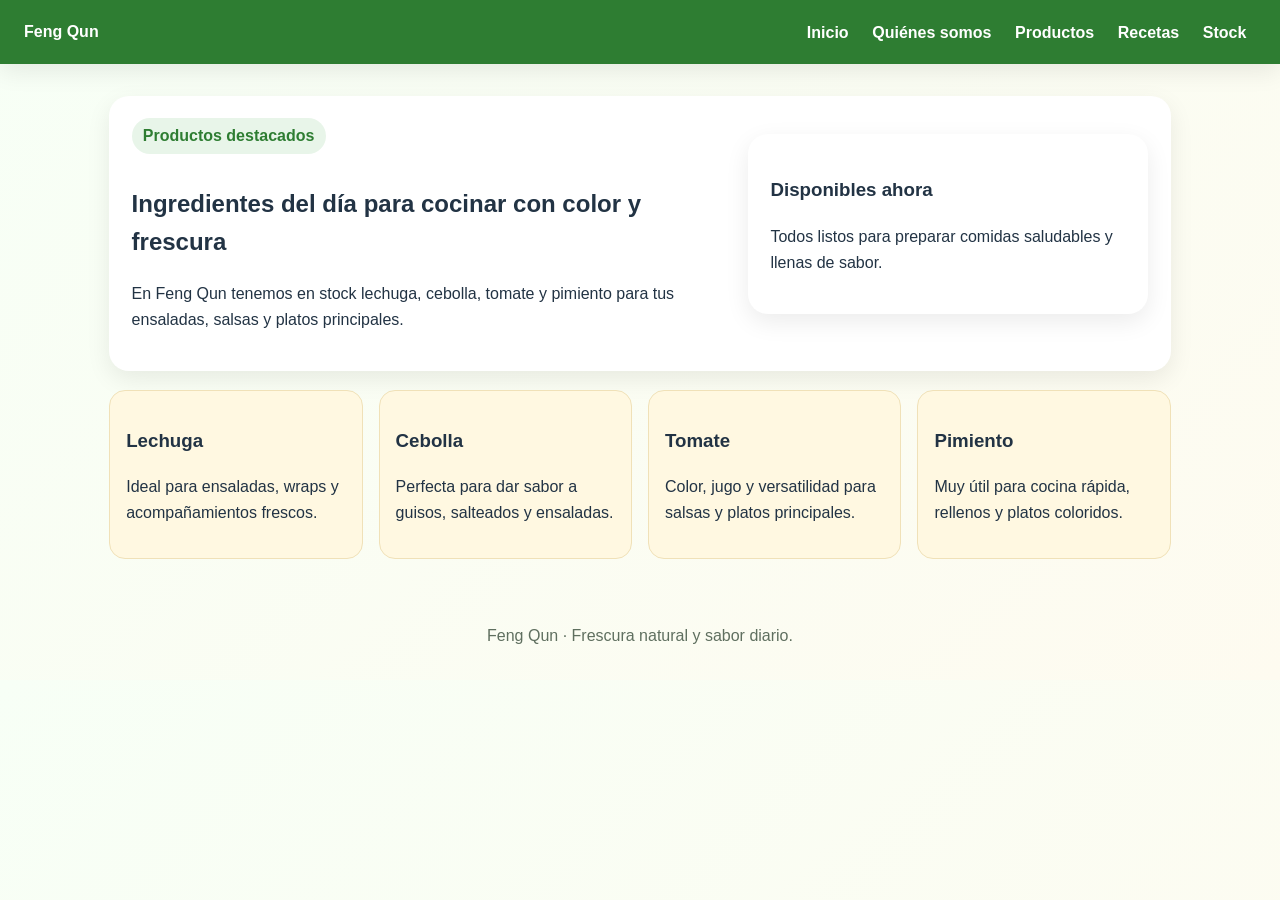
<file: hola.html>
<!DOCTYPE html>
<html lang="es">
<head>
  <meta charset="UTF-8" />
  <meta name="viewport" content="width=device-width, initial-scale=1.0" />
  <title>Feng Qun | Productos</title>
  <link rel="stylesheet" href="styles.css" />
</head>
<body>
  <header>
    <nav>
      <strong>Feng Qun</strong>
      <div>
        <a href="index.html">Inicio</a>
        <a href="principal.html">Quiénes somos</a>
        <a href="hola.html">Productos</a>
        <a href="recetas.html">Recetas</a>
        <a href="stock.html">Stock</a>
      </div>
    </nav>
  </header>

  <main>
    <section class="hero">
      <div>
        <span class="badge">Productos destacados</span>
        <h1>Ingredientes del día para cocinar con color y frescura</h1>
        <p>En Feng Qun tenemos en stock lechuga, cebolla, tomate y pimiento para tus ensaladas, salsas y platos principales.</p>
      </div>
      <div class="card">
        <h3>Disponibles ahora</h3>
        <p>Todos listos para preparar comidas saludables y llenas de sabor.</p>
      </div>
    </section>

    <section class="grid">
      <article class="ingredient-card">
        <h3>Lechuga</h3>
        <p>Ideal para ensaladas, wraps y acompañamientos frescos.</p>
      </article>
      <article class="ingredient-card">
        <h3>Cebolla</h3>
        <p>Perfecta para dar sabor a guisos, salteados y ensaladas.</p>
      </article>
      <article class="ingredient-card">
        <h3>Tomate</h3>
        <p>Color, jugo y versatilidad para salsas y platos principales.</p>
      </article>
      <article class="ingredient-card">
        <h3>Pimiento</h3>
        <p>Muy útil para cocina rápida, rellenos y platos coloridos.</p>
      </article>
    </section>
  </main>

  <footer>Feng Qun · Frescura natural y sabor diario.</footer>
</body>
</html>
</file>
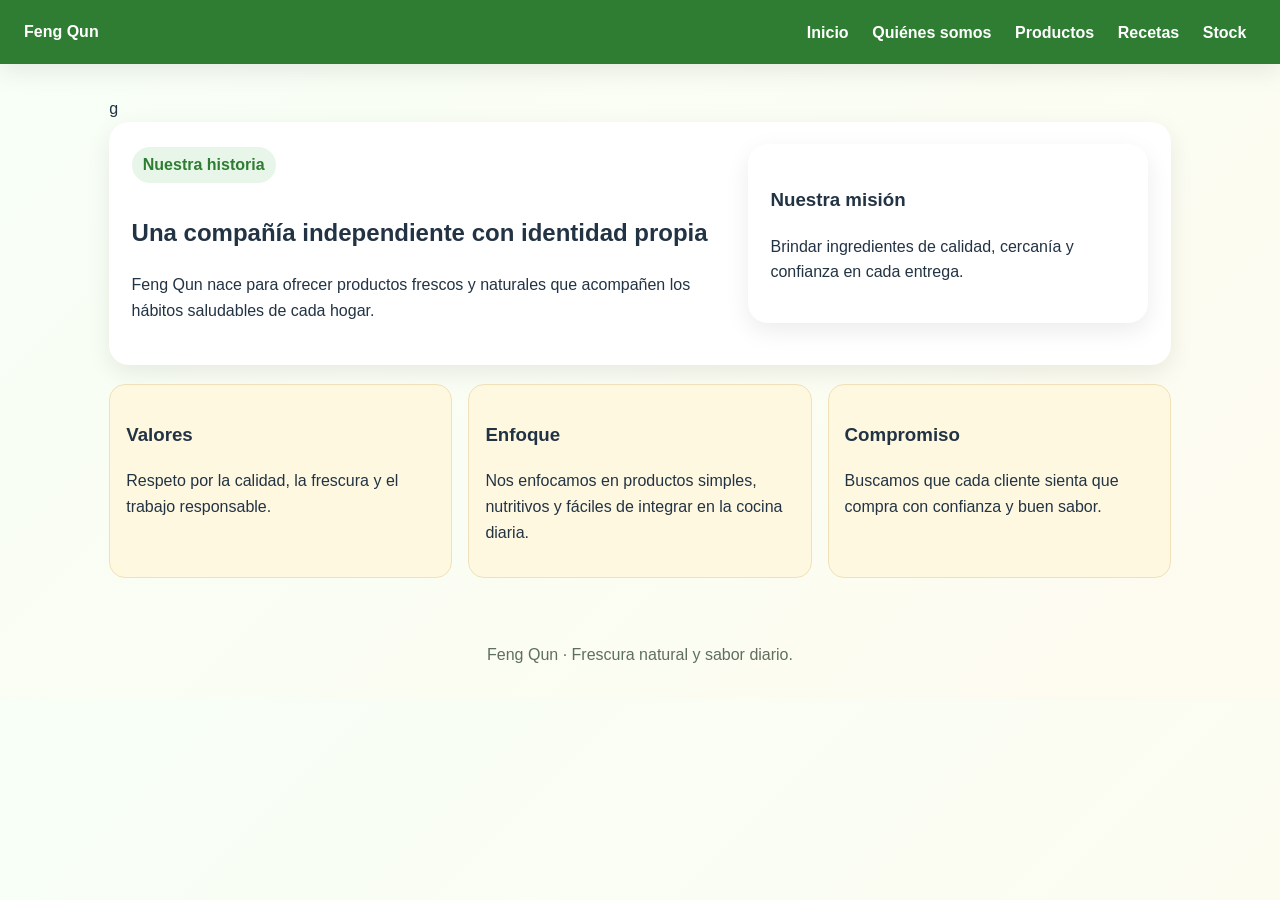
<file: principal.html>
<!DOCTYPE html>
<html lang="es">
<head>
  <meta charset="UTF-8" />
  <meta name="viewport" content="width=device-width, initial-scale=1.0" />
  <title>Feng Qun | Quiénes somos</title>
  <link rel="stylesheet" href="styles.css" />
</head>
<body>
  <header>
    <nav>
      <strong>Feng Qun</strong>
      <div>
        <a href="index.html">Inicio</a>
        <a href="principal.html">Quiénes somos</a>
        <a href="hola.html">Productos</a>
        <a href="recetas.html">Recetas</a>
        <a href="stock.html">Stock</a>
      </div>
    </nav>
  </header>

  <main>g
    <section class="hero">
      <div>
        <span class="badge">Nuestra historia</span>
        <h1>Una compañía independiente con identidad propia</h1>
        <p>Feng Qun nace para ofrecer productos frescos y naturales que acompañen los hábitos saludables de cada hogar.</p>
      </div>
      <div class="card">
        <h3>Nuestra misión</h3>
        <p>Brindar ingredientes de calidad, cercanía y confianza en cada entrega.</p>
      </div>
    </section>

    <section class="grid">
      <article class="ingredient-card">
        <h3>Valores</h3>
        <p>Respeto por la calidad, la frescura y el trabajo responsable.</p>
      </article>
      <article class="ingredient-card">
        <h3>Enfoque</h3>
        <p>Nos enfocamos en productos simples, nutritivos y fáciles de integrar en la cocina diaria.</p>
      </article>
      <article class="ingredient-card">
        <h3>Compromiso</h3>
        <p>Buscamos que cada cliente sienta que compra con confianza y buen sabor.</p>
      </article>
    </section>
  </main>

  <footer>Feng Qun · Frescura natural y sabor diario.</footer>
</body>
</html>
</file>
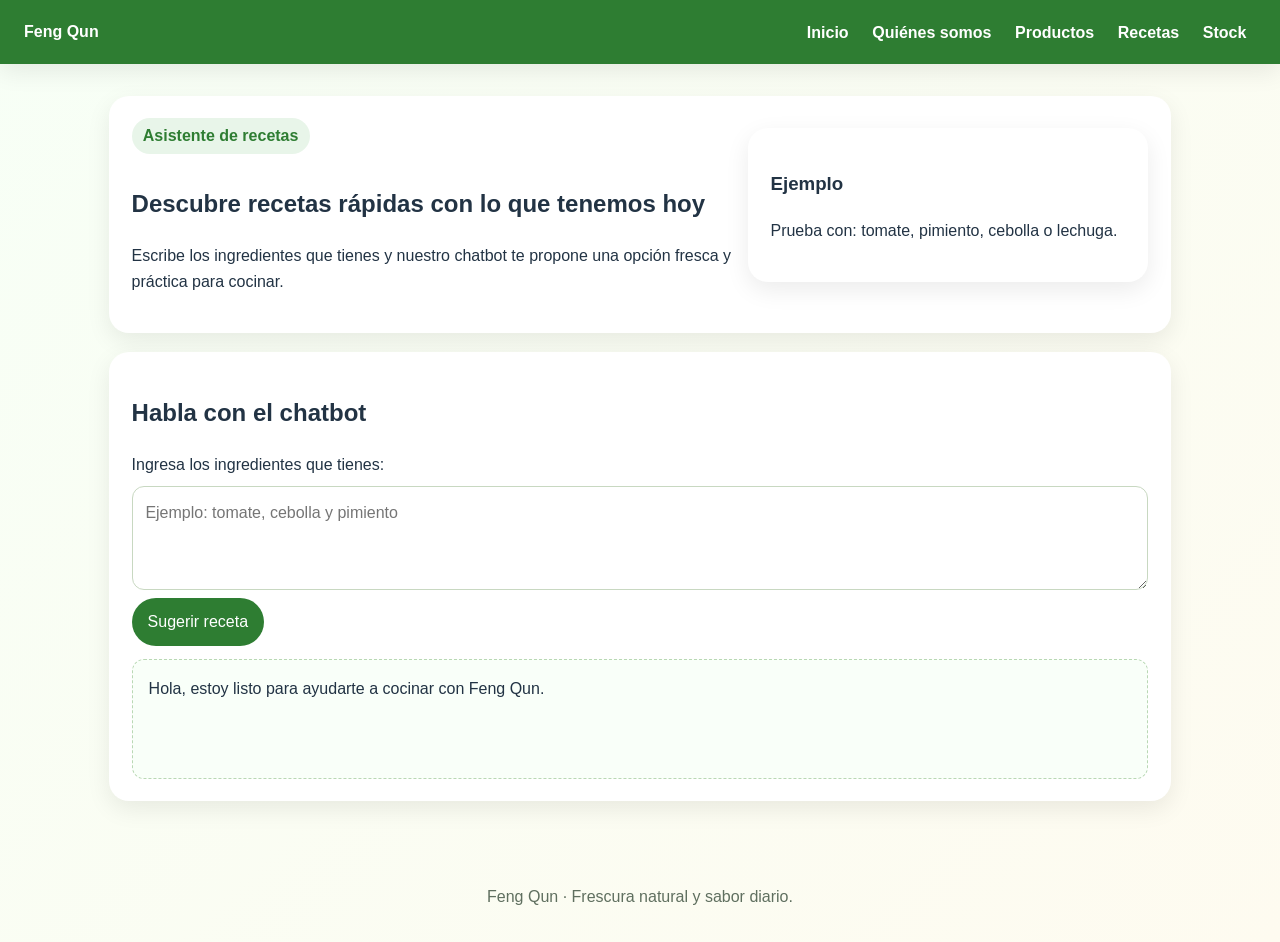
<file: recetas.html>
<!DOCTYPE html>
<html lang="es">
<head>
  <meta charset="UTF-8" />
  <meta name="viewport" content="width=device-width, initial-scale=1.0" />
  <title>Feng Qun | Recetas</title>
  <link rel="stylesheet" href="styles.css" />
</head>
<body>
  <header>
    <nav>
      <strong>Feng Qun</strong>
      <div>
        <a href="index.html">Inicio</a>
        <a href="principal.html">Quiénes somos</a>
        <a href="hola.html">Productos</a>
        <a href="recetas.html">Recetas</a>
        <a href="stock.html">Stock</a>
      </div>
    </nav>
  </header>

  <main>
    <section class="hero">
      <div>
        <span class="badge">Asistente de recetas</span>
        <h1>Descubre recetas rápidas con lo que tenemos hoy</h1>
        <p>Escribe los ingredientes que tienes y nuestro chatbot te propone una opción fresca y práctica para cocinar.</p>
      </div>
      <div class="card">
        <h3>Ejemplo</h3>
        <p>Prueba con: tomate, pimiento, cebolla o lechuga.</p>
      </div>
    </section>

    <section class="card">
      <h2>Habla con el chatbot</h2>
      <label for="ingredients">Ingresa los ingredientes que tienes:</label>
      <textarea id="ingredients" rows="3" placeholder="Ejemplo: tomate, cebolla y pimiento"></textarea>
      <button onclick="sugerirReceta()">Sugerir receta</button>
      <div id="chatOutput" class="chat-output">Hola, estoy listo para ayudarte a cocinar con Feng Qun.</div>
    </section>
  </main>

  <footer>Feng Qun · Frescura natural y sabor diario.</footer>

  <script>
    function sugerirReceta() {
      const input = document.getElementById('ingredients').value.toLowerCase();
      const output = document.getElementById('chatOutput');
      const ingredientes = input.split(',').map(i => i.trim());

      if (!input) {
        output.innerHTML = 'Escribe al menos un ingrediente para recibir una receta.';
        return;
      }

      if (ingredientes.includes('lechuga') && ingredientes.includes('tomate')) {
        output.innerHTML = 'Receta recomendada: ensalada fresca Feng Qun con lechuga, tomate, cebolla y un toque de aceite.';
      } else if (ingredientes.includes('pimiento') && ingredientes.includes('cebolla')) {
        output.innerHTML = 'Receta recomendada: salteado rápido de pimiento y cebolla para servir con arroz o tortillas.';
      } else if (ingredientes.includes('tomate') && ingredientes.includes('pimiento')) {
        output.innerHTML = 'Receta recomendada: salsa de tomate y pimiento para acompañar panes o tacos.';
      } else if (ingredientes.includes('lechuga')) {
        output.innerHTML = 'Receta recomendada: wrap de lechuga con tomate y cebolla para un almuerzo ligero.';
      } else {
        output.innerHTML = 'Podemos preparar una receta sencilla con esos ingredientes. Prueba combinando tomate, cebolla, pimiento o lechuga.';
      }
    }
  </script>
</body>
</html>
</file>
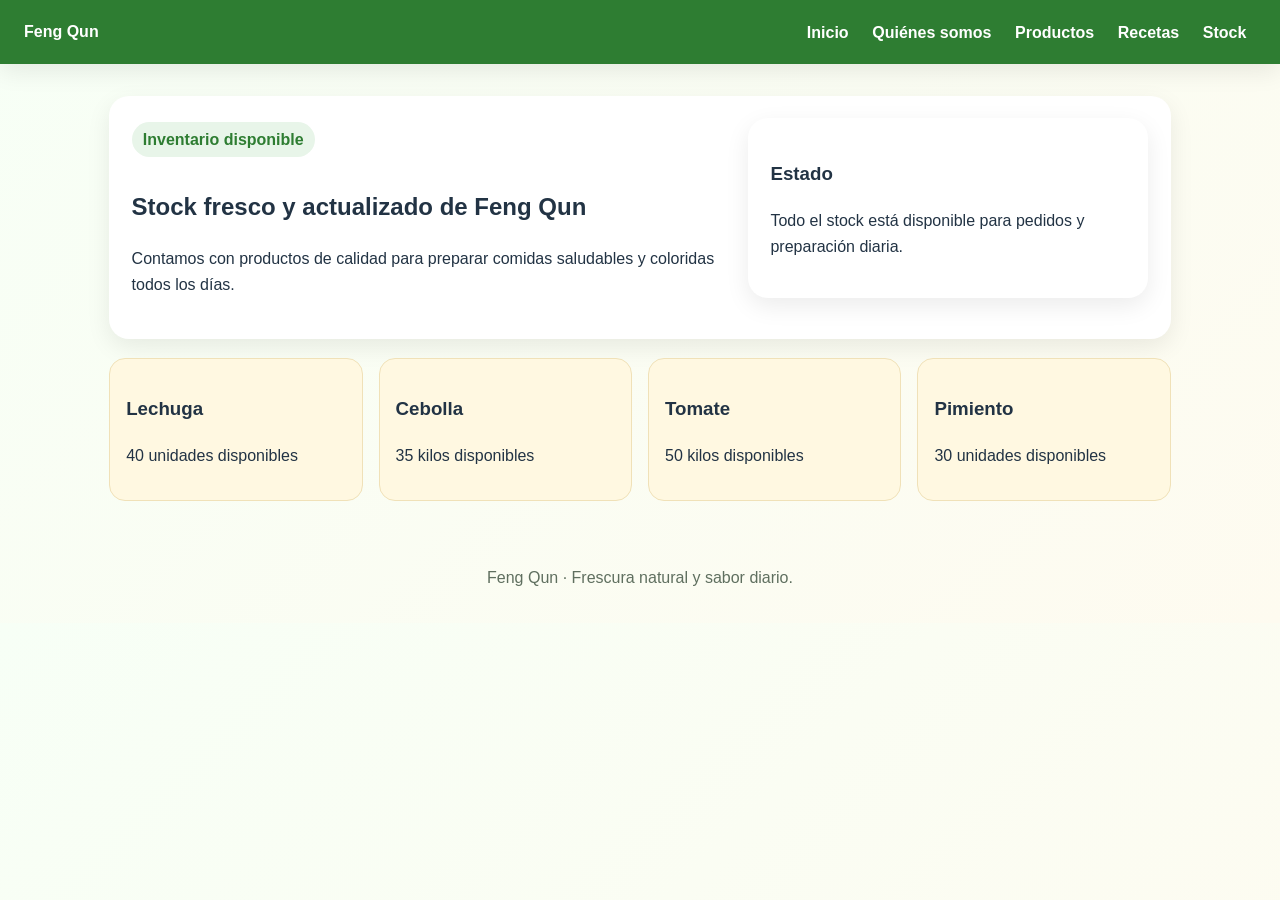
<file: stock.html>
<!DOCTYPE html>
<html lang="es">
<head>
  <meta charset="UTF-8" />
  <meta name="viewport" content="width=device-width, initial-scale=1.0" />
  <title>Feng Qun | Stock</title>
  <link rel="stylesheet" href="styles.css" />
</head>
<body>
  <header>
    <nav>
      <strong>Feng Qun</strong>
      <div>
        <a href="index.html">Inicio</a>
        <a href="principal.html">Quiénes somos</a>
        <a href="hola.html">Productos</a>
        <a href="recetas.html">Recetas</a>
        <a href="stock.html">Stock</a>
      </div>
    </nav>
  </header>

  <main>
    <section class="hero">
      <div>
        <span class="badge">Inventario disponible</span>
        <h1>Stock fresco y actualizado de Feng Qun</h1>
        <p>Contamos con productos de calidad para preparar comidas saludables y coloridas todos los días.</p>
      </div>
      <div class="card">
        <h3>Estado</h3>
        <p>Todo el stock está disponible para pedidos y preparación diaria.</p>
      </div>
    </section>

    <section class="grid">
      <article class="stock-card">
        <h3>Lechuga</h3>
        <p>40 unidades disponibles</p>
      </article>
      <article class="stock-card">
        <h3>Cebolla</h3>
        <p>35 kilos disponibles</p>
      </article>
      <article class="stock-card">
        <h3>Tomate</h3>
        <p>50 kilos disponibles</p>
      </article>
      <article class="stock-card">
        <h3>Pimiento</h3>
        <p>30 unidades disponibles</p>
      </article>
    </section>
  </main>

  <footer>Feng Qun · Frescura natural y sabor diario.</footer>
</body>
</html>
</file>
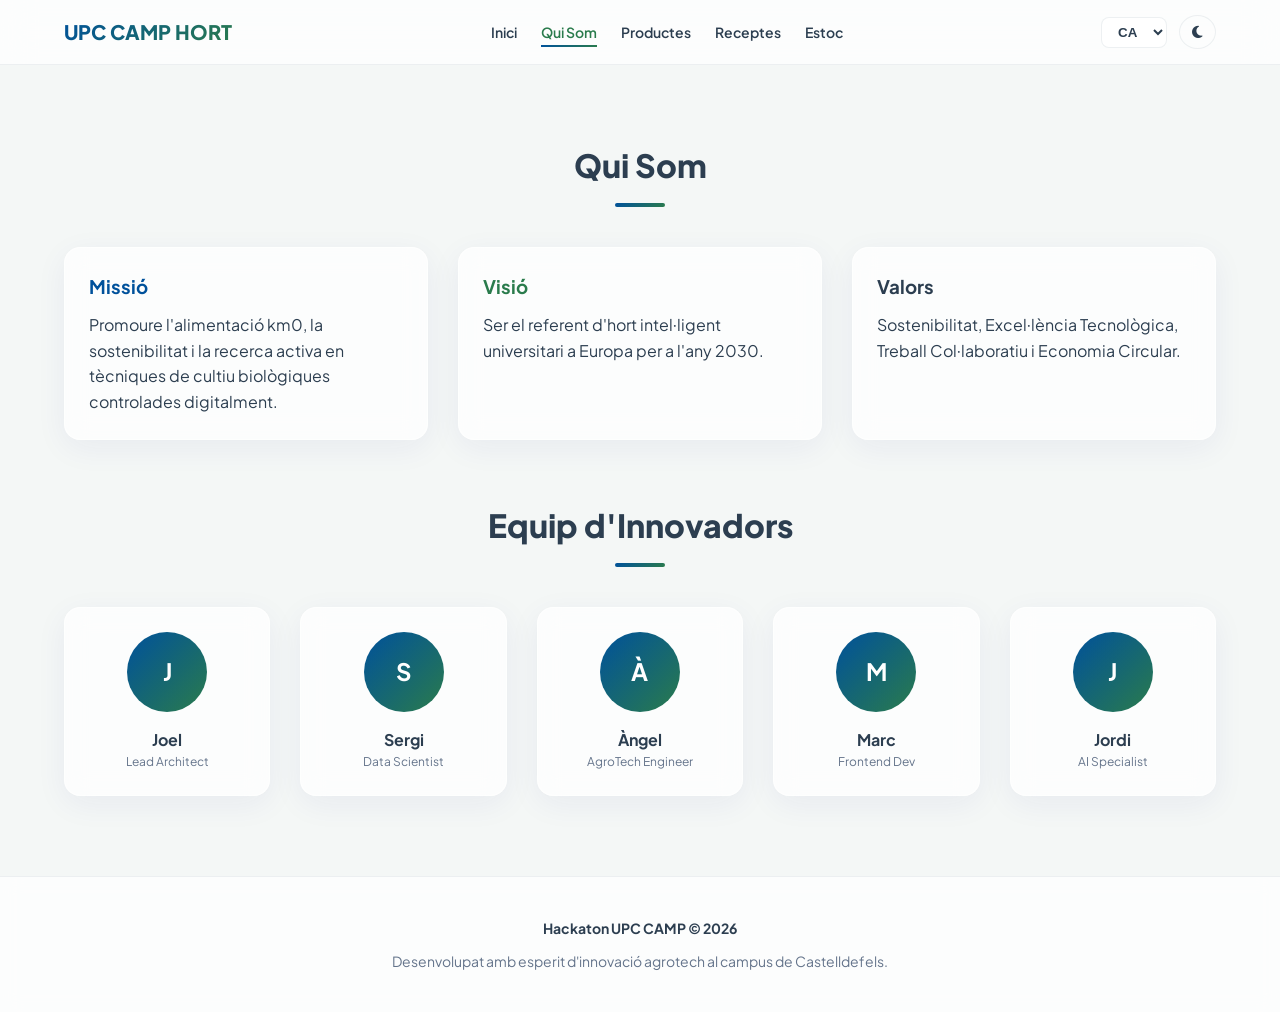
<file: Prueba/qui-som.html>
<!DOCTYPE html>
<html lang="ca">
<head>
  <meta charset="UTF-8">
  <meta name="viewport" content="width=device-width, initial-scale=1.0">
  <title>Qui Som - UPC CAMP</title>
  <link rel="stylesheet" href="css/style.css">
  <link rel="stylesheet" href="css/responsive.css">
  <link rel="stylesheet" href="css/animations.css">
  <link rel="stylesheet" href="https://cdnjs.cloudflare.com/ajax/libs/font-awesome/6.4.0/css/all.min.css">
  <link href="https://fonts.googleapis.com/css2?family=Plus+Jakarta+Sans:wght@400;600;700;800&display=swap" rel="stylesheet">
</head>
<body>
  <header>
    <div class="header-container">
      <a href="index.html" class="logo">UPC CAMP HORT</a>
      <nav>
        <a href="index.html" id="navHome" data-i18n="nav-home">Inici</a>
        <a href="qui-som.html" id="navAbout" data-i18n="nav-about">Qui Som</a>
        <a href="productes.html" id="navProducts" data-i18n="nav-products">Productes</a>
        <a href="receptes.html" id="navRecipes" data-i18n="nav-recipes">Receptes</a>
        <a href="stock.html" id="navStock" data-i18n="nav-stock">Estoc</a>
      </nav>
      <div class="controls">
        <select id="langSelector" class="lang-select">
          <option value="ca">CA</option>
          <option value="es">ES</option>
          <option value="en">EN</option>
        </select>
        <button id="themeToggle" class="btn-icon"><i class="fas fa-moon"></i></button>
      </div>
    </div>
  </header>


  <section style="padding-top:140px;">
    <h2 class="section-title" data-i18n="nav-about">Qui Som</h2>
    
    <div class="grid-3 reveal" style="margin-bottom:60px;">
      <div class="glass-card">
        <h3 style="margin-bottom:10px; color:var(--upc-blue);" data-i18n="mission-title">Missió</h3>
        <p data-i18n="mission-desc">Promoure l'alimentació km0, la sostenibilitat i la recerca activa en tècniques de cultiu biològiques controlades digitalment.</p>
      </div>
      <div class="glass-card">
        <h3 style="margin-bottom:10px; color:var(--nature-green);" data-i18n="vision-title">Visió</h3>
        <p data-i18n="vision-desc">Ser el referent d'hort intel·ligent universitari a Europa per a l'any 2030.</p>
      </div>
      <div class="glass-card">
        <h3 style="margin-bottom:10px; color:var(--text-main);" data-i18n="values-title">Valors</h3>
        <p data-i18n="values-desc">Sostenibilitat, Excel·lència Tecnològica, Treball Col·laboratiu i Economia Circular.</p>
      </div>
    </div>

    <h2 class="section-title" data-i18n="sec-team-title">Equip d'Innovadors</h2>
    <div class="grid-3 reveal" style="grid-template-columns: repeat(auto-fit, minmax(200px, 1fr));">
      <div class="glass-card" style="text-align:center;">
        <div style="width:80px; height:80px; background:var(--accent-gradient); border-radius:50%; margin:0 auto 15px auto; display:flex; align-items:center; justify-content:center; color:white; font-size:24px; font-weight:bold;">J</div>
        <h4>Joel</h4>
        <p style="font-size:12px; color:var(--text-muted);">Lead Architect</p>
      </div>
      <div class="glass-card" style="text-align:center;">
        <div style="width:80px; height:80px; background:var(--accent-gradient); border-radius:50%; margin:0 auto 15px auto; display:flex; align-items:center; justify-content:center; color:white; font-size:24px; font-weight:bold;">S</div>
        <h4>Sergi</h4>
        <p style="font-size:12px; color:var(--text-muted);">Data Scientist</p>
      </div>
      <div class="glass-card" style="text-align:center;">
        <div style="width:80px; height:80px; background:var(--accent-gradient); border-radius:50%; margin:0 auto 15px auto; display:flex; align-items:center; justify-content:center; color:white; font-size:24px; font-weight:bold;">À</div>
        <h4>Àngel</h4>
        <p style="font-size:12px; color:var(--text-muted);">AgroTech Engineer</p>
      </div>
      <div class="glass-card" style="text-align:center;">
        <div style="width:80px; height:80px; background:var(--accent-gradient); border-radius:50%; margin:0 auto 15px auto; display:flex; align-items:center; justify-content:center; color:white; font-size:24px; font-weight:bold;">M</div>
        <h4>Marc</h4>
        <p style="font-size:12px; color:var(--text-muted);">Frontend Dev</p>
      </div>
      <div class="glass-card" style="text-align:center;">
        <div style="width:80px; height:80px; background:var(--accent-gradient); border-radius:50%; margin:0 auto 15px auto; display:flex; align-items:center; justify-content:center; color:white; font-size:24px; font-weight:bold;">J</div>
        <h4>Jordi</h4>
        <p style="font-size:12px; color:var(--text-muted);">AI Specialist</p>
      </div>
    </div>
  </section>

  <footer>
    <div class="footer-logo">Hackaton UPC CAMP © 2026</div>
    <p>Desenvolupat amb esperit d'innovació agrotech al campus de Castelldefels.</p>
  </footer>

  <script src="js/traduccions.js"></script>
  <script src="js/main.js"></script>
  <script>document.getElementById('navAbout').classList.add('active');</script>
</body>
</html>
</file>
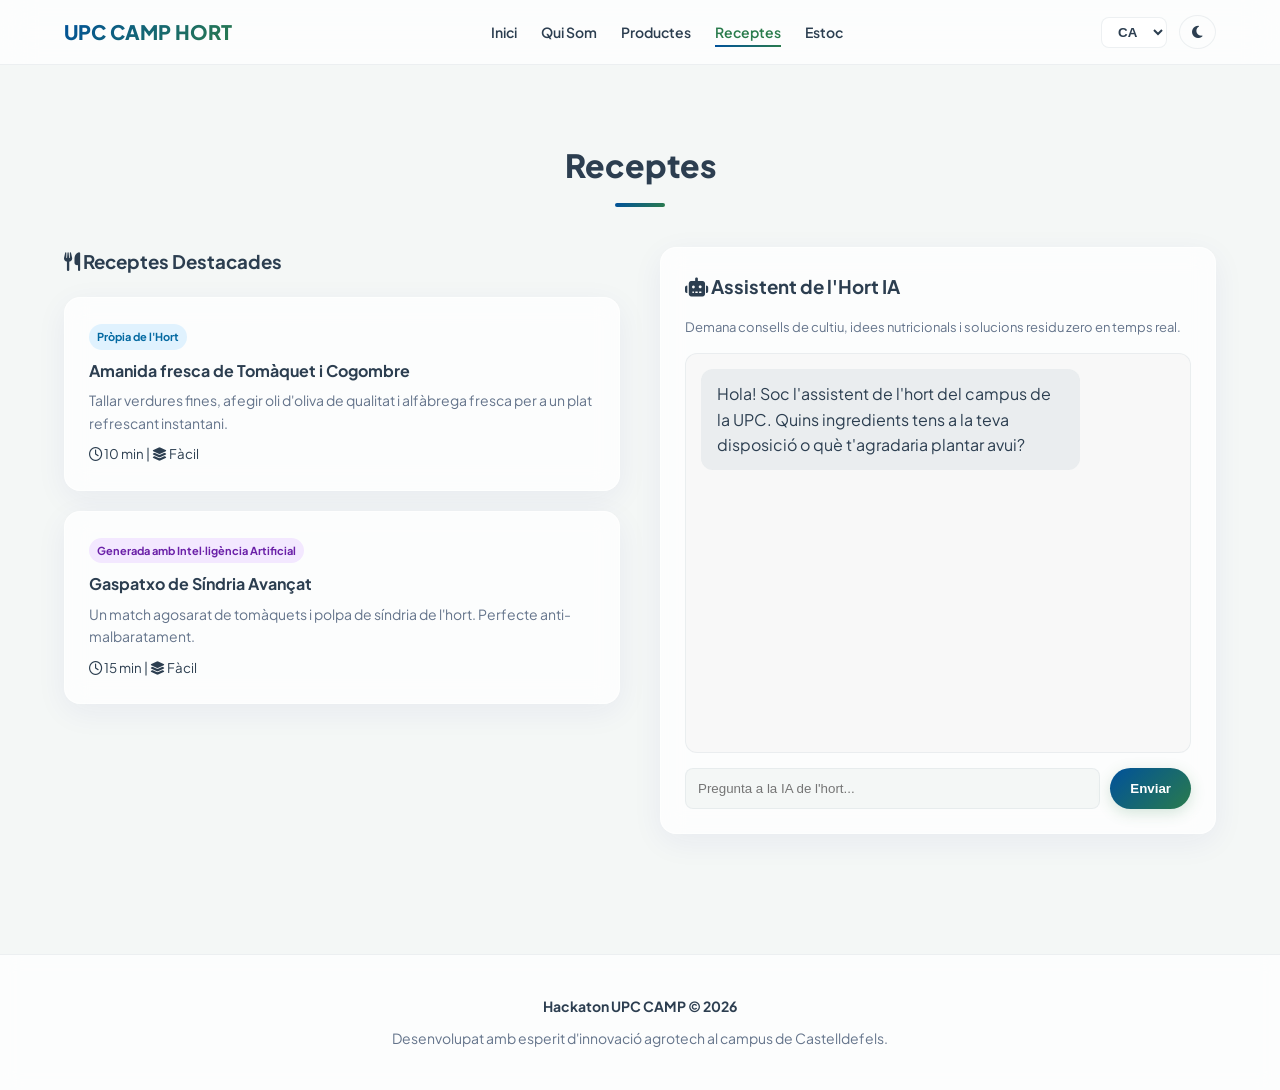
<file: Prueba/receptes.html>
<!DOCTYPE html>
<html lang="ca">
<head>
  <meta charset="UTF-8">
  <meta name="viewport" content="width=device-width, initial-scale=1.0">
  <title>Receptes Intel·ligents - UPC CAMP</title>
  <link rel="stylesheet" href="css/style.css">
  <link rel="stylesheet" href="css/responsive.css">
  <link rel="stylesheet" href="css/animations.css">
  <link rel="stylesheet" href="https://cdnjs.cloudflare.com/ajax/libs/font-awesome/6.4.0/css/all.min.css">
  <link href="https://fonts.googleapis.com/css2?family=Plus+Jakarta+Sans:wght@400;600;700;800&display=swap" rel="stylesheet">
  <style>
    .chat-container { height: 400px; overflow-y: auto; background: rgba(0,0,0,0.02); padding: 15px; border-radius: 12px; border: 1px solid var(--border-color); margin-bottom: 15px; }
    .dark-mode .chat-container { background: rgba(255,255,255,0.02); }
    .recipe-badge { font-size: 11px; padding: 4px 8px; border-radius: 20px; font-weight: bold; display: inline-block; margin-bottom: 8px; }
    .badge-propia { background: #e0f2fe; color: #0369a1; }
    .badge-ia { background: #f3e8ff; color: #6b21a8; }
  </style>
</head>
<body>
  <header>
    <div class="header-container">
      <a href="index.html" class="logo">UPC CAMP HORT</a>
      <nav>
        <a href="index.html" id="navHome" data-i18n="nav-home">Inici</a>
        <a href="qui-som.html" id="navAbout" data-i18n="nav-about">Qui Som</a>
        <a href="productes.html" id="navProducts" data-i18n="nav-products">Productes</a>
        <a href="receptes.html" id="navRecipes" data-i18n="nav-recipes">Receptes</a>
        <a href="stock.html" id="navStock" data-i18n="nav-stock">Estoc</a>
      </nav>
      <div class="controls">
        <select id="langSelector" class="lang-select">
          <option value="ca">CA</option>
          <option value="es">ES</option>
          <option value="en">EN</option>
        </select>
        <button id="themeToggle" class="btn-icon"><i class="fas fa-moon"></i></button>
      </div>
    </div>
  </header>


  <section style="padding-top:140px;">
    <h2 class="section-title" data-i18n="nav-recipes">Cuina Sostenible de Proximitat</h2>
    
    <div class="grid-2" style="align-items: start; margin-bottom: 40px;">
      <div>
        <h3 style="margin-bottom:20px;"><i class="fas fa-utensils"></i> Receptes Destacades</h3>
        
        <div class="glass-card" style="margin-bottom:20px;">
          <span class="recipe-badge badge-propia">Pròpia de l'Hort</span>
          <h4>Amanida fresca de Tomàquet i Cogombre</h4>
          <p style="font-size:14px; color:var(--text-muted); margin: 6px 0;">Tallar verdures fines, afegir oli d'oliva de qualitat i alfàbrega fresca per a un plat refrescant instantani.</p>
          <small><i class="far fa-clock"></i> 10 min | <i class="fas fa-layer-group"></i> Fàcil</small>
        </div>

        <div class="glass-card">
          <span class="recipe-badge badge-ia">Generada amb Intel·ligència Artificial</span>
          <h4>Gaspatxo de Síndria Avançat</h4>
          <p style="font-size:14px; color:var(--text-muted); margin: 6px 0;">Un match agosarat de tomàquets i polpa de síndria de l'hort. Perfecte anti-malbaratament.</p>
          <small><i class="far fa-clock"></i> 15 min | <i class="fas fa-layer-group"></i> Fàcil</small>
        </div>
      </div>

      <div class="glass-card">
        <h3 style="margin-bottom:15px;"><i class="fas fa-robot"></i> Assistent de l'Hort IA</h3>
        <p style="font-size:13px; color:var(--text-muted); margin-bottom:15px;">Demana consells de cultiu, idees nutricionals i solucions residu zero en temps real.</p>
        
        <div id="chatMessages" class="chat-container">
          <div style="margin-bottom:15px; padding:12px 16px; border-radius:12px; background:var(--border-color); max-width:80%; margin-right:auto;">
            Hola! Soc l'assistent de l'hort del campus de la UPC. Quins ingredients tens a la teva disposició o què t'agradaria plantar avui?
          </div>
        </div>

        <form id="chatForm" style="display:flex; gap:10px;">
          <input id="chatInput" type="text" data-i18n="chat-placeholder" placeholder="Pregunta a la IA de l'hort..." style="flex:1; padding:12px; border-radius:8px; border:1px solid var(--border-color); background:var(--bg-primary); color:var(--text-main);" required>
          <button type="submit" class="btn-primary" style="padding:12px 20px;" data-i18n="btn-send">Enviar</button>
        </form>
      </div>
    </div>
  </section>

  <footer>
    <div class="footer-logo">Hackaton UPC CAMP © 2026</div>
    <p>Desenvolupat amb esperit d'innovació agrotech al campus de Castelldefels.</p>
  </footer>

  <script src="js/traduccions.js"></script>
  <script src="js/main.js"></script>
  <script src="js/chatbot.js"></script>
  <script>document.getElementById('navRecipes').classList.add('active');</script>
</body>
</html>
</file>
<file: styles.css>
:root {
  --green: #2e7d32;
  --light-green: #e8f5e9;
  --cream: #fff8e1;
  --text: #234;
  --shadow: 0 8px 25px rgba(0, 0, 0, 0.08);
}

* { box-sizing: border-box; }
body {
  margin: 0;
  font-family: 'Segoe UI', Arial, sans-serif;
  background: linear-gradient(135deg, #f7fff6 0%, #fefbf0 100%);
  color: var(--text);
  line-height: 1.6;
}
header {
  background: var(--green);
  color: white;
  padding: 1.2rem 1.5rem;
  box-shadow: var(--shadow);
}
nav {
  display: flex;
  flex-wrap: wrap;
  gap: 0.7rem;
  justify-content: space-between;
  align-items: center;
}
nav a {
  color: white;
  text-decoration: none;
  font-weight: 600;
  padding: 0.35rem 0.6rem;
  border-radius: 999px;
}
nav a:hover {
  background: rgba(255,255,255,0.16);
}
main {
  max-width: 1100px;
  margin: 0 auto;
  padding: 2rem 1.2rem 3rem;
}
.hero, .card, .panel {
  background: white;
  border-radius: 20px;
  padding: 1.4rem;
  box-shadow: var(--shadow);
  margin-bottom: 1.2rem;
}
.hero {
  display: grid;
  gap: 1rem;
  grid-template-columns: 1.2fr 0.8fr;
  align-items: center;
}
.badge {
  display: inline-block;
  padding: 0.3rem 0.7rem;
  border-radius: 999px;
  background: var(--light-green);
  color: var(--green);
  font-weight: bold;
  margin-bottom: 0.7rem;
}
.grid {
  display: grid;
  gap: 1rem;
  grid-template-columns: repeat(auto-fit, minmax(220px, 1fr));
}
.ingredient-card, .recipe-card, .stock-card {
  background: var(--cream);
  border: 1px solid #f0e1b8;
  border-radius: 16px;
  padding: 1rem;
}
button, input, textarea {
  font: inherit;
}
button {
  background: var(--green);
  color: white;
  border: none;
  border-radius: 999px;
  padding: 0.7rem 1rem;
  cursor: pointer;
}
button:hover { opacity: 0.95; }
input, textarea {
  width: 100%;
  padding: 0.8rem;
  border: 1px solid #c8d8c1;
  border-radius: 12px;
  margin-top: 0.5rem;
}
.chat-output {
  min-height: 120px;
  background: #f9fff9;
  padding: 1rem;
  border-radius: 12px;
  border: 1px dashed #b9d8b4;
  margin-top: 0.8rem;
}
footer {
  text-align: center;
  color: #5f6f5f;
  padding: 1rem 1.2rem 2rem;
}
@media (max-width: 700px) {
  .hero { grid-template-columns: 1fr; }
  nav { justify-content: center; }
}
</file>
<file: Prueba/css/style.css>
:root {
  --bg-primary: #f4f7f6;
  --bg-surface: rgba(255, 255, 255, 0.75);
  --border-color: rgba(220, 225, 230, 0.5);
  --text-main: #2c3e50;
  --text-muted: #64748b;
  --upc-blue: #00519B;
  --upc-blue-hover: #003d75;
  --nature-green: #2A7B4C;
  --nature-green-hover: #1E5E3A;
  --accent-gradient: linear-gradient(135deg, var(--upc-blue), var(--nature-green));
  --glass-bg: rgba(255, 255, 255, 0.45);
  --glass-border: rgba(255, 255, 255, 0.6);
  --shadow: 0 8px 32px 0 rgba(31, 38, 135, 0.06);
  --radius: 16px;
  --font-family: 'Plus Jakarta Sans', system-ui, -apple-system, sans-serif;
}

.dark-mode {
  --bg-primary: #0b1329;
  --bg-surface: rgba(20, 30, 55, 0.75);
  --border-color: rgba(255, 255, 255, 0.1);
  --text-main: #f1f5f9;
  --text-muted: #94a3b8;
  --upc-blue: #3a8bcd;
  --upc-blue-hover: #5fa4dd;
  --nature-green: #4ade80;
  --nature-green-hover: #22c55e;
  --accent-gradient: linear-gradient(135deg, #3a8bcd, #4ade80);
  --glass-bg: rgba(15, 23, 42, 0.6);
  --glass-border: rgba(255, 255, 255, 0.08);
  --shadow: 0 8px 32px 0 rgba(0, 0, 0, 0.3);
}

* {
  box-sizing: border-box;
  margin: 0;
  padding: 0;
}

body {
  font-family: var(--font-family);
  background-color: var(--bg-primary);
  color: var(--text-main);
  transition: background-color 0.4s ease, color 0.4s ease;
  overflow-x: hidden;
  line-height: 1.6;
}

/* Glassmorphism Common Class */
.glass-card {
  background: var(--bg-surface);
  backdrop-filter: blur(12px);
  -webkit-backdrop-filter: blur(12px);
  border: 1px solid var(--glass-border);
  box-shadow: var(--shadow);
  border-radius: var(--radius);
  padding: 24px;
  transition: transform 0.3s cubic-bezier(0.4, 0, 0.2, 1), box-shadow 0.3s ease;
}
.glass-card:hover {
  transform: translateY(-5px);
  box-shadow: 0 12px 40px 0 rgba(31, 38, 135, 0.12);
}

/* Header & Nav */
header {
  position: fixed;
  top: 0;
  left: 0;
  width: 100%;
  z-index: 1000;
  background: var(--bg-surface);
  backdrop-filter: blur(16px);
  -webkit-backdrop-filter: blur(16px);
  border-bottom: 1px solid var(--border-color);
  padding: 15px 5%;
  display: table;
}
.header-container {
  display: flex;
  align-items: center;
  justify-content: space-between;
}
.logo {
  font-size: 20px;
  font-weight: 800;
  background: var(--accent-gradient);
  -webkit-background-clip: text;
  -webkit-text-fill-color: transparent;
  text-decoration: none;
}
nav {
  display: flex;
  align-items: center;
  gap: 24px;
}
nav a {
  text-decoration: none;
  color: var(--text-main);
  font-weight: 600;
  font-size: 14px;
  transition: color 0.3s;
  position: relative;
}
nav a::after {
  content: '';
  position: absolute;
  bottom: -4px;
  left: 0;
  width: 0;
  height: 2px;
  background: var(--accent-gradient);
  transition: width 0.3s;
}
nav a:hover::after, nav a.active::after {
  width: 100%;
}
nav a:hover, nav a.active {
  color: var(--nature-green);
}

.controls {
  display: flex;
  align-items: center;
  gap: 12px;
}
.btn-icon {
  background: none;
  border: 1px solid var(--border-color);
  padding: 8px 12px;
  border-radius: 50%;
  cursor: pointer;
  color: var(--text-main);
  transition: all 0.3s;
  font-size: 14px;
}
.btn-icon:hover {
  background: var(--border-color);
}
select.lang-select {
  background: var(--bg-surface);
  border: 1px solid var(--border-color);
  color: var(--text-main);
  padding: 6px 12px;
  border-radius: 8px;
  cursor: pointer;
  font-weight: 600;
}

/* Hero Section */
.hero {
  min-height: 85vh;
  padding: 140px 5% 60px 5%;
  display: flex;
  flex-direction: column;
  justify-content: center;
  align-items: center;
  text-align: center;
  background: radial-gradient(circle at 10% 20%, rgba(0, 81, 155, 0.08) 0%, rgba(42, 123, 76, 0.05) 90%);
  position: relative;
}
.hero h1 {
  font-size: 48px;
  font-weight: 800;
  line-height: 1.2;
  margin-bottom: 20px;
  max-width: 800px;
}
.hero h1 span {
  background: var(--accent-gradient);
  -webkit-background-clip: text;
  -webkit-text-fill-color: transparent;
}
.hero p {
  font-size: 18px;
  color: var(--text-muted);
  max-width: 600px;
  margin-bottom: 35px;
}
.hero-btns {
  display: flex;
  gap: 16px;
}
.btn-primary {
  background: var(--accent-gradient);
  color: white;
  border: none;
  padding: 14px 28px;
  border-radius: 30px;
  font-weight: 700;
  text-decoration: none;
  box-shadow: 0 4px 15px rgba(42, 123, 76, 0.2);
  transition: transform 0.2s, box-shadow 0.2s;
  cursor: pointer;
}
.btn-primary:hover {
  transform: translateY(-2px);
  box-shadow: 0 6px 20px rgba(42, 123, 76, 0.3);
}
.btn-secondary {
  background: var(--bg-surface);
  color: var(--text-main);
  border: 1px solid var(--border-color);
  padding: 14px 28px;
  border-radius: 30px;
  font-weight: 700;
  text-decoration: none;
  transition: background 0.3s;
}
.btn-secondary:hover {
  background: var(--border-color);
}

/* Stats Section */
.stats-container {
  display: grid;
  grid-template-columns: repeat(auto-fit, minmax(200px, 1fr));
  gap: 24px;
  padding: 40px 5%;
  margin-top: -40px;
  position: relative;
  z-index: 10;
}
.stat-card {
  text-align: center;
}
.stat-card h3 {
  font-size: 36px;
  font-weight: 800;
  color: var(--upc-blue);
  margin-bottom: 8px;
}

/* Sections General */
section {
  padding: 80px 5%;
}
.section-title {
  font-size: 32px;
  font-weight: 800;
  margin-bottom: 40px;
  text-align: center;
  position: relative;
}
.section-title::after {
  content: '';
  display: block;
  width: 50px;
  height: 4px;
  background: var(--accent-gradient);
  margin: 12px auto 0 auto;
  border-radius: 2px;
}

/* Grid Layouts */
.grid-3 {
  display: grid;
  grid-template-columns: repeat(auto-fit, minmax(300px, 1fr));
  gap: 30px;
}
.grid-2 {
  display: grid;
  grid-template-columns: repeat(auto-fit, minmax(400px, 1fr));
  gap: 40px;
}

/* Footer */
footer {
  background: var(--bg-surface);
  backdrop-filter: blur(10px);
  border-top: 1px solid var(--border-color);
  padding: 40px 5%;
  text-align: center;
  color: var(--text-muted);
  font-size: 14px;
}
.footer-logo {
  font-weight: 700;
  color: var(--text-main);
  margin-bottom: 10px;
}
</file>
<file: Prueba/css/responsive.css>
@media (max-width: 1024px) {
  .hero h1 { font-size: 38px; }
  .grid-2 { grid-template-columns: 1fr; }
}

@media (max-width: 768px) {
  header { padding: 15px 20px; }
  .header-container { flex-direction: column; gap: 15px; }
  nav { flex-wrap: wrap; justify-content: center; gap: 15px; }
  .hero { padding-top: 180px; }
  .hero h1 { font-size: 32px; }
  .hero p { font-size: 16px; }
  .hero-btns { flex-direction: column; width: 100%; max-width: 300px; }
  .btn-primary, .btn-secondary { text-align: center; }
  section { padding: 50px 20px; }
  .stats-container { grid-template-columns: 1fr 1fr; margin-top: 20px; }
  
  /* Layout specialized panels */
  .chat-container { height: 500px !important; }
  .dashboard-grid { grid-template-columns: 1fr !important; }
}

@media (max-width: 480px) {
  .stats-container { grid-template-columns: 1fr; }
  nav { gap: 10px; }
  nav a { font-size: 12px; }
}
</file>
<file: Prueba/css/animations.css>
/* Scroll Intersection Animations */
.reveal {
  opacity: 0;
  transform: translateY(30px);
  transition: opacity 0.8s ease, transform 0.8s ease;
}

.reveal.active {
  opacity: 1;
  transform: translateY(0);
}

/* Pulse Glow Effect */
@keyframes pulseGlow {
  0% { box-shadow: 0 0 0 0 rgba(42, 123, 76, 0.4); }
  70% { box-shadow: 0 0 0 12px rgba(42, 123, 76, 0); }
  100% { box-shadow: 0 0 0 0 rgba(42, 123, 76, 0); }
}

.pulse-badge {
  animation: pulseGlow 2s infinite;
  display: inline-block;
  width: 10px;
  height: 10px;
  background-color: #22c55e;
  border-radius: 50%;
  margin-right: 6px;
}

.pulse-badge.warning { background-color: #f59e0b; }
.pulse-badge.danger { background-color: #ef4444; }

/* Spin Loading */
@keyframes spin {
  to { transform: rotate(360deg); }
}
.spinner {
  width: 24px;
  height: 24px;
  border: 3px solid rgba(255,255,255,0.3);
  border-radius: 50%;
  border-top-color: white;
  animation: spin 1s ease infinite;
}
</file>
